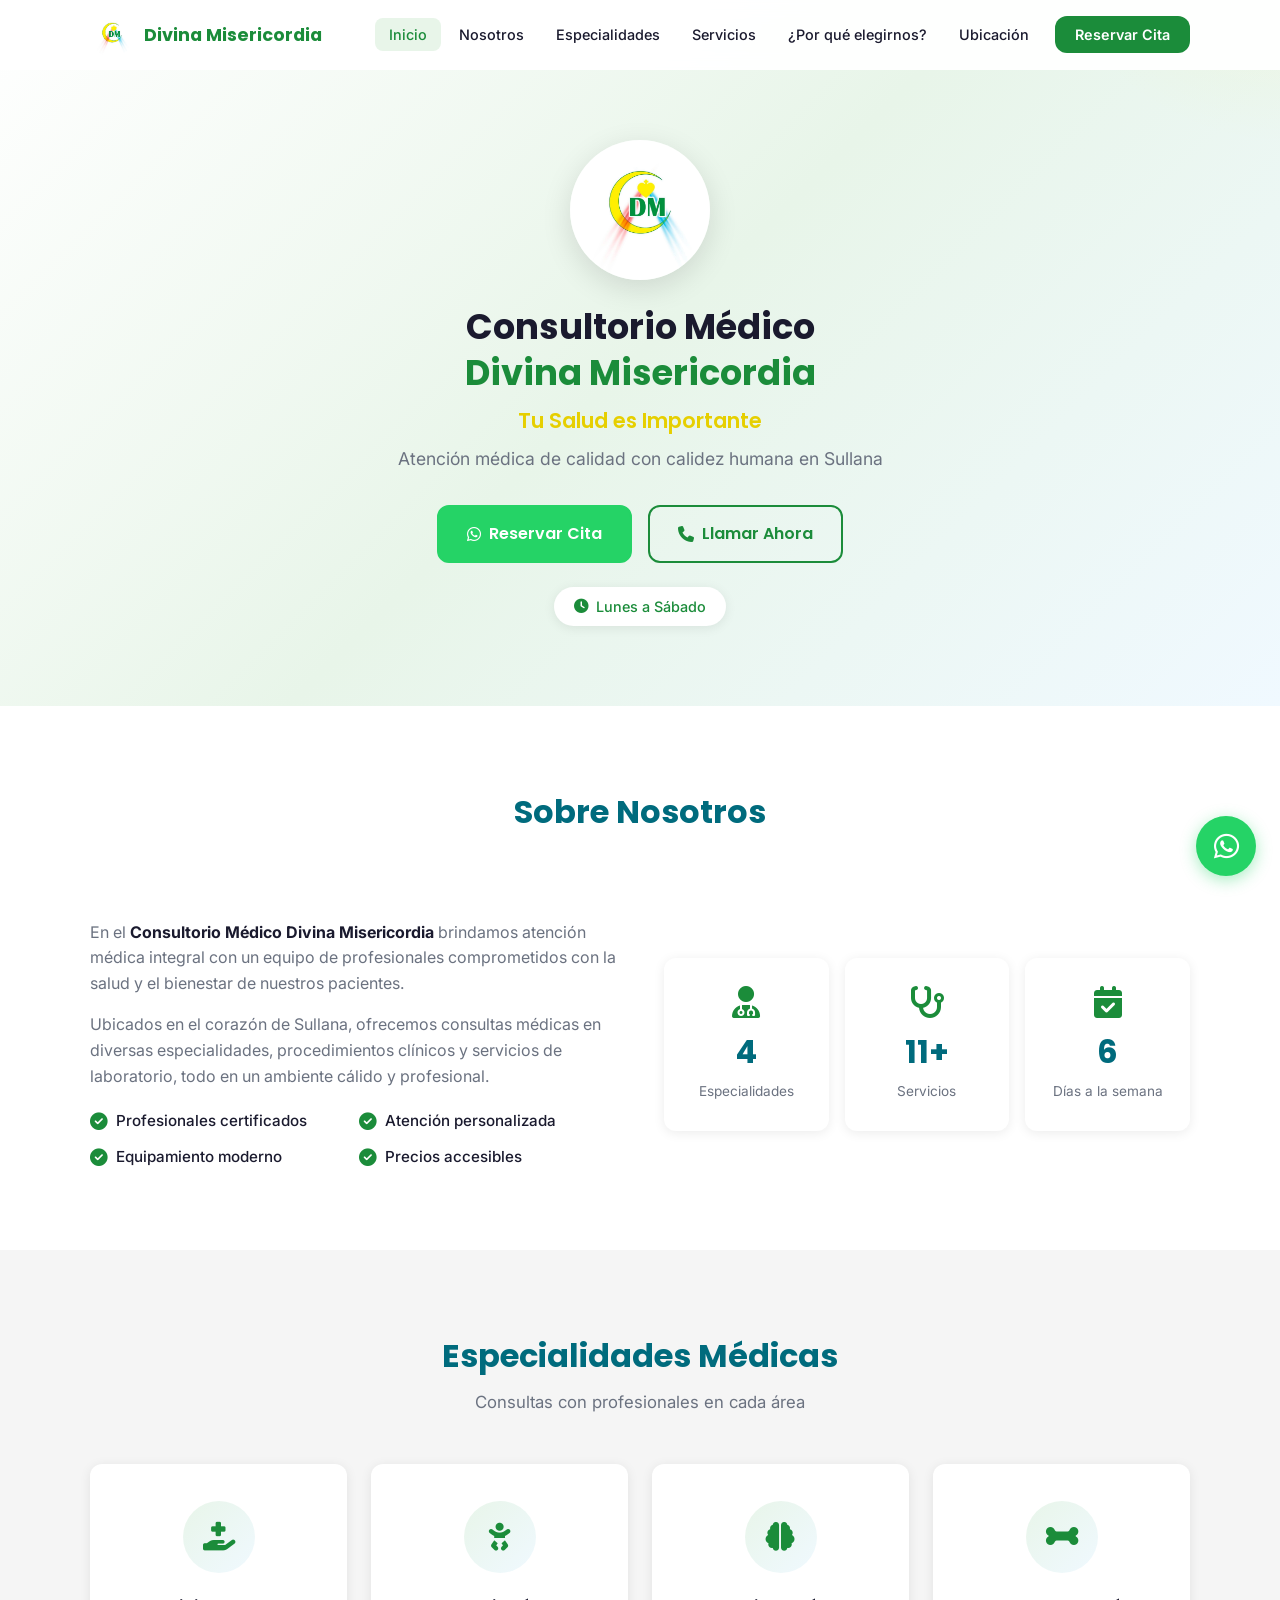
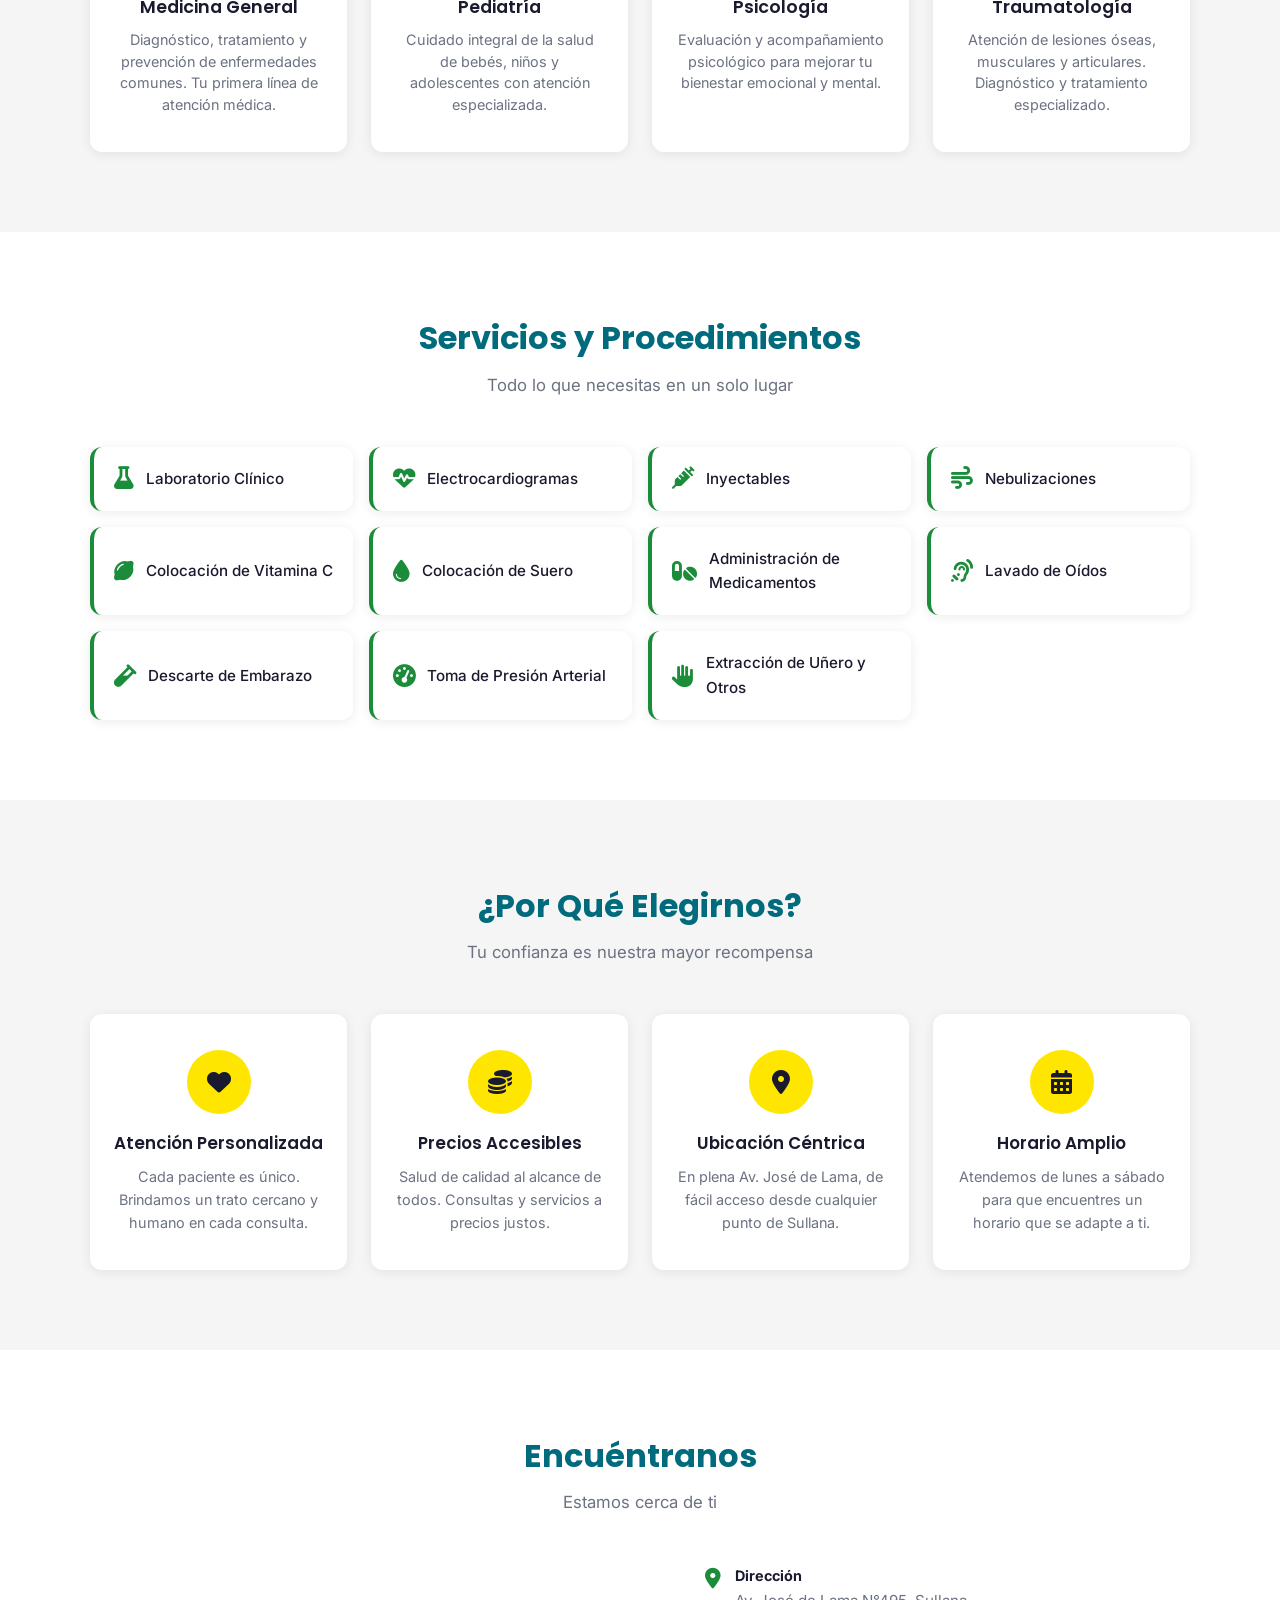
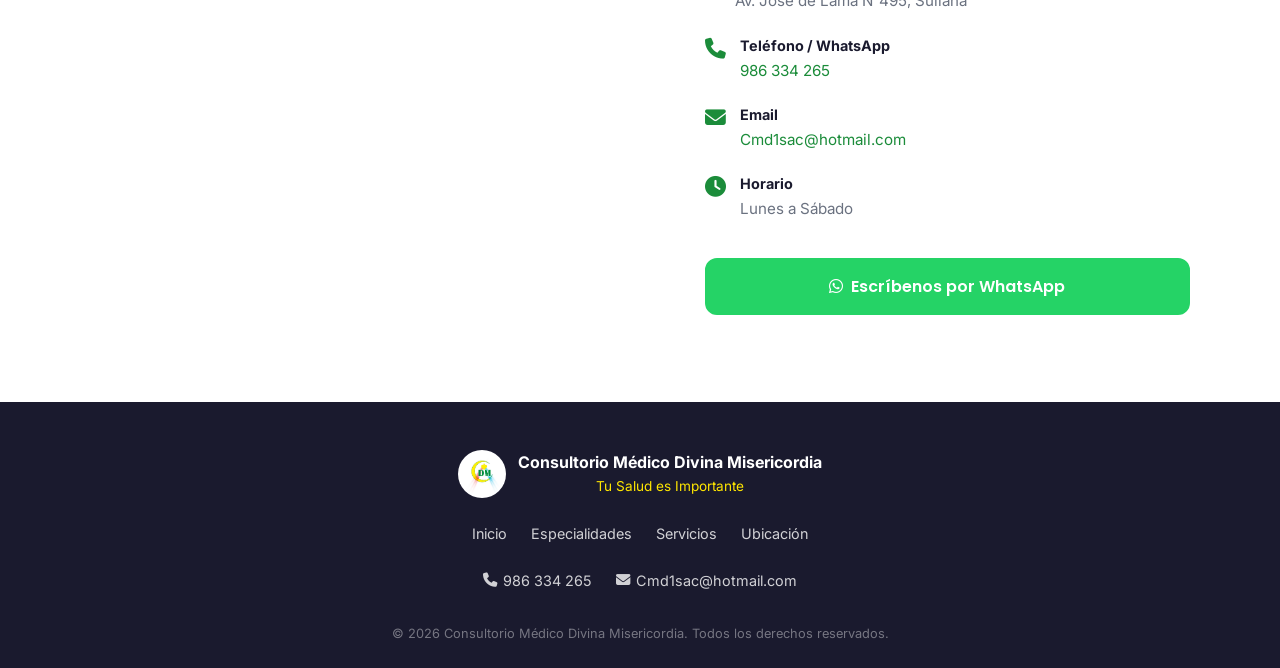
<file: index.html>
<!DOCTYPE html>
<html lang="es">
<head>
    <meta charset="UTF-8">
    <meta name="viewport" content="width=device-width, initial-scale=1.0">
    <title>Consultorio Médico Divina Misericordia | Sullana</title>
    <meta name="description" content="Consultorio Médico Divina Misericordia en Sullana. Medicina General, Pediatría, Psicología, Traumatología, Laboratorio Clínico y más. Tu salud es importante.">
    <meta name="keywords" content="consultorio médico, Sullana, medicina general, pediatría, psicología, traumatología, laboratorio clínico, divina misericordia">
    <meta name="author" content="Consultorio Médico Divina Misericordia">

    <!-- Open Graph -->
    <meta property="og:title" content="Consultorio Médico Divina Misericordia | Sullana">
    <meta property="og:description" content="Tu salud es importante. Consultas médicas, especialidades y servicios de laboratorio en Sullana.">
    <meta property="og:image" content="img/logo.jpg">
    <meta property="og:type" content="website">

    <!-- Favicon -->
    <link rel="icon" type="image/jpeg" href="img/logo.jpg">

    <!-- Google Fonts -->
    <link rel="preconnect" href="https://fonts.googleapis.com">
    <link rel="preconnect" href="https://fonts.gstatic.com" crossorigin>
    <link href="https://fonts.googleapis.com/css2?family=Poppins:wght@400;600;700&family=Inter:wght@400;500&display=swap" rel="stylesheet">

    <!-- Font Awesome -->
    <link rel="stylesheet" href="https://cdnjs.cloudflare.com/ajax/libs/font-awesome/6.5.0/css/all.min.css">

    <!-- Styles -->
    <link rel="stylesheet" href="css/styles.css">

    <!-- Schema.org LocalBusiness -->
    <script type="application/ld+json">
    {
        "@context": "https://schema.org",
        "@type": "MedicalClinic",
        "name": "Consultorio Médico Divina Misericordia",
        "image": "img/logo.jpg",
        "telephone": "+51986334265",
        "email": "Cmd1sac@hotmail.com",
        "address": {
            "@type": "PostalAddress",
            "streetAddress": "Av. José de Lama N°495",
            "addressLocality": "Sullana",
            "addressCountry": "PE"
        },
        "openingHours": "Mo-Sa",
        "medicalSpecialty": ["General Medicine", "Pediatrics", "Psychology", "Traumatology"]
    }
    </script>
</head>
<body>

    <!-- ========== NAVBAR ========== -->
    <nav class="navbar" id="navbar">
        <div class="container navbar__inner">
            <a href="#hero" class="navbar__logo">
                <img src="img/logo.jpg" alt="Logo Divina Misericordia" width="44" height="44">
                <span>Divina Misericordia</span>
            </a>
            <button class="navbar__toggle" id="navToggle" aria-label="Abrir menú">
                <span></span>
                <span></span>
                <span></span>
            </button>
            <ul class="navbar__menu" id="navMenu">
                <li><a href="#hero" class="navbar__link">Inicio</a></li>
                <li><a href="#about" class="navbar__link">Nosotros</a></li>
                <li><a href="#specialties" class="navbar__link">Especialidades</a></li>
                <li><a href="#services" class="navbar__link">Servicios</a></li>
                <li><a href="#why-us" class="navbar__link">¿Por qué elegirnos?</a></li>
                <li><a href="#location" class="navbar__link">Ubicación</a></li>
                <li><a href="https://wa.me/51986334265?text=Hola%2C%20deseo%20reservar%20una%20cita" class="navbar__cta" target="_blank" rel="noopener">Reservar Cita</a></li>
            </ul>
        </div>
    </nav>

    <!-- ========== HERO ========== -->
    <section class="hero" id="hero">
        <div class="container hero__inner">
            <img src="img/logo.jpg" alt="Logo Consultorio Divina Misericordia" class="hero__logo" width="140" height="140">
            <h1 class="hero__title">Consultorio Médico<br><span>Divina Misericordia</span></h1>
            <p class="hero__slogan">Tu Salud es Importante</p>
            <p class="hero__subtitle">Atención médica de calidad con calidez humana en Sullana</p>
            <div class="hero__ctas">
                <a href="https://wa.me/51986334265?text=Hola%2C%20deseo%20reservar%20una%20cita" class="btn btn--whatsapp" target="_blank" rel="noopener">
                    <i class="fa-brands fa-whatsapp"></i> Reservar Cita
                </a>
                <a href="tel:+51986334265" class="btn btn--outline">
                    <i class="fa-solid fa-phone"></i> Llamar Ahora
                </a>
            </div>
            <div class="hero__badge">
                <i class="fa-solid fa-clock"></i> Lunes a Sábado
            </div>
        </div>
    </section>

    <!-- ========== ABOUT ========== -->
    <section class="about section" id="about">
        <div class="container">
            <h2 class="section__title reveal">Sobre Nosotros</h2>
            <p class="section__subtitle reveal">Comprometidos con tu bienestar</p>
            <div class="about__content reveal">
                <div class="about__text">
                    <p>En el <strong>Consultorio Médico Divina Misericordia</strong> brindamos atención médica integral con un equipo de profesionales comprometidos con la salud y el bienestar de nuestros pacientes.</p>
                    <p>Ubicados en el corazón de Sullana, ofrecemos consultas médicas en diversas especialidades, procedimientos clínicos y servicios de laboratorio, todo en un ambiente cálido y profesional.</p>
                    <ul class="about__highlights">
                        <li><i class="fa-solid fa-circle-check"></i> Profesionales certificados</li>
                        <li><i class="fa-solid fa-circle-check"></i> Atención personalizada</li>
                        <li><i class="fa-solid fa-circle-check"></i> Equipamiento moderno</li>
                        <li><i class="fa-solid fa-circle-check"></i> Precios accesibles</li>
                    </ul>
                </div>
                <div class="about__stats">
                    <div class="stat-card">
                        <i class="fa-solid fa-user-doctor"></i>
                        <span class="stat-card__number">4</span>
                        <span class="stat-card__label">Especialidades</span>
                    </div>
                    <div class="stat-card">
                        <i class="fa-solid fa-stethoscope"></i>
                        <span class="stat-card__number">11+</span>
                        <span class="stat-card__label">Servicios</span>
                    </div>
                    <div class="stat-card">
                        <i class="fa-solid fa-calendar-check"></i>
                        <span class="stat-card__number">6</span>
                        <span class="stat-card__label">Días a la semana</span>
                    </div>
                </div>
            </div>
        </div>
    </section>

    <!-- ========== SPECIALTIES ========== -->
    <section class="specialties section section--alt" id="specialties">
        <div class="container">
            <h2 class="section__title reveal">Especialidades Médicas</h2>
            <p class="section__subtitle reveal">Consultas con profesionales en cada área</p>
            <div class="specialties__grid">
                <div class="card reveal">
                    <div class="card__icon">
                        <i class="fa-solid fa-hand-holding-medical"></i>
                    </div>
                    <h3 class="card__title">Medicina General</h3>
                    <p class="card__text">Diagnóstico, tratamiento y prevención de enfermedades comunes. Tu primera línea de atención médica.</p>
                </div>
                <div class="card reveal">
                    <div class="card__icon">
                        <i class="fa-solid fa-baby"></i>
                    </div>
                    <h3 class="card__title">Pediatría</h3>
                    <p class="card__text">Cuidado integral de la salud de bebés, niños y adolescentes con atención especializada.</p>
                </div>
                <div class="card reveal">
                    <div class="card__icon">
                        <i class="fa-solid fa-brain"></i>
                    </div>
                    <h3 class="card__title">Psicología</h3>
                    <p class="card__text">Evaluación y acompañamiento psicológico para mejorar tu bienestar emocional y mental.</p>
                </div>
                <div class="card reveal">
                    <div class="card__icon">
                        <i class="fa-solid fa-bone"></i>
                    </div>
                    <h3 class="card__title">Traumatología</h3>
                    <p class="card__text">Atención de lesiones óseas, musculares y articulares. Diagnóstico y tratamiento especializado.</p>
                </div>
            </div>
        </div>
    </section>

    <!-- ========== SERVICES ========== -->
    <section class="services section" id="services">
        <div class="container">
            <h2 class="section__title reveal">Servicios y Procedimientos</h2>
            <p class="section__subtitle reveal">Todo lo que necesitas en un solo lugar</p>
            <div class="services__grid">
                <div class="service-item reveal">
                    <i class="fa-solid fa-flask"></i>
                    <span>Laboratorio Clínico</span>
                </div>
                <div class="service-item reveal">
                    <i class="fa-solid fa-heart-pulse"></i>
                    <span>Electrocardiogramas</span>
                </div>
                <div class="service-item reveal">
                    <i class="fa-solid fa-syringe"></i>
                    <span>Inyectables</span>
                </div>
                <div class="service-item reveal">
                    <i class="fa-solid fa-wind"></i>
                    <span>Nebulizaciones</span>
                </div>
                <div class="service-item reveal">
                    <i class="fa-solid fa-lemon"></i>
                    <span>Colocación de Vitamina C</span>
                </div>
                <div class="service-item reveal">
                    <i class="fa-solid fa-droplet"></i>
                    <span>Colocación de Suero</span>
                </div>
                <div class="service-item reveal">
                    <i class="fa-solid fa-pills"></i>
                    <span>Administración de Medicamentos</span>
                </div>
                <div class="service-item reveal">
                    <i class="fa-solid fa-ear-listen"></i>
                    <span>Lavado de Oídos</span>
                </div>
                <div class="service-item reveal">
                    <i class="fa-solid fa-vial"></i>
                    <span>Descarte de Embarazo</span>
                </div>
                <div class="service-item reveal">
                    <i class="fa-solid fa-gauge-high"></i>
                    <span>Toma de Presión Arterial</span>
                </div>
                <div class="service-item reveal">
                    <i class="fa-solid fa-hand"></i>
                    <span>Extracción de Uñero y Otros</span>
                </div>
            </div>
        </div>
    </section>

    <!-- ========== WHY US ========== -->
    <section class="why-us section section--alt" id="why-us">
        <div class="container">
            <h2 class="section__title reveal">¿Por Qué Elegirnos?</h2>
            <p class="section__subtitle reveal">Tu confianza es nuestra mayor recompensa</p>
            <div class="why-us__grid">
                <div class="why-card reveal">
                    <div class="why-card__icon">
                        <i class="fa-solid fa-heart"></i>
                    </div>
                    <h3>Atención Personalizada</h3>
                    <p>Cada paciente es único. Brindamos un trato cercano y humano en cada consulta.</p>
                </div>
                <div class="why-card reveal">
                    <div class="why-card__icon">
                        <i class="fa-solid fa-coins"></i>
                    </div>
                    <h3>Precios Accesibles</h3>
                    <p>Salud de calidad al alcance de todos. Consultas y servicios a precios justos.</p>
                </div>
                <div class="why-card reveal">
                    <div class="why-card__icon">
                        <i class="fa-solid fa-location-dot"></i>
                    </div>
                    <h3>Ubicación Céntrica</h3>
                    <p>En plena Av. José de Lama, de fácil acceso desde cualquier punto de Sullana.</p>
                </div>
                <div class="why-card reveal">
                    <div class="why-card__icon">
                        <i class="fa-solid fa-calendar-days"></i>
                    </div>
                    <h3>Horario Amplio</h3>
                    <p>Atendemos de lunes a sábado para que encuentres un horario que se adapte a ti.</p>
                </div>
            </div>
        </div>
    </section>

    <!-- ========== LOCATION ========== -->
    <section class="location section" id="location">
        <div class="container">
            <h2 class="section__title reveal">Encuéntranos</h2>
            <p class="section__subtitle reveal">Estamos cerca de ti</p>
            <div class="location__content reveal">
                <div class="location__map">
                    <iframe
                        src="https://www.google.com/maps?q=-4.896264,-80.687915&z=17&output=embed"
                        width="100%"
                        height="350"
                        style="border:0; border-radius: 12px;"
                        allowfullscreen=""
                        loading="lazy"
                        referrerpolicy="no-referrer-when-downgrade"
                        title="Ubicación Consultorio Divina Misericordia">
                    </iframe>
                </div>
                <div class="location__info">
                    <div class="location__item">
                        <i class="fa-solid fa-location-dot"></i>
                        <div>
                            <strong>Dirección</strong>
                            <p>Av. José de Lama N°495, Sullana</p>
                        </div>
                    </div>
                    <div class="location__item">
                        <i class="fa-solid fa-phone"></i>
                        <div>
                            <strong>Teléfono / WhatsApp</strong>
                            <p><a href="tel:+51986334265">986 334 265</a></p>
                        </div>
                    </div>
                    <div class="location__item">
                        <i class="fa-solid fa-envelope"></i>
                        <div>
                            <strong>Email</strong>
                            <p><a href="mailto:Cmd1sac@hotmail.com">Cmd1sac@hotmail.com</a></p>
                        </div>
                    </div>
                    <div class="location__item">
                        <i class="fa-solid fa-clock"></i>
                        <div>
                            <strong>Horario</strong>
                            <p>Lunes a Sábado</p>
                        </div>
                    </div>
                    <a href="https://wa.me/51986334265?text=Hola%2C%20deseo%20reservar%20una%20cita" class="btn btn--whatsapp btn--block" target="_blank" rel="noopener">
                        <i class="fa-brands fa-whatsapp"></i> Escríbenos por WhatsApp
                    </a>
                </div>
            </div>
        </div>
    </section>

    <!-- ========== FOOTER ========== -->
    <footer class="footer">
        <div class="container footer__inner">
            <div class="footer__brand">
                <img src="img/logo.jpg" alt="Logo Divina Misericordia" width="48" height="48">
                <div>
                    <strong>Consultorio Médico Divina Misericordia</strong>
                    <p>Tu Salud es Importante</p>
                </div>
            </div>
            <div class="footer__links">
                <a href="#hero">Inicio</a>
                <a href="#specialties">Especialidades</a>
                <a href="#services">Servicios</a>
                <a href="#location">Ubicación</a>
            </div>
            <div class="footer__contact">
                <a href="tel:+51986334265"><i class="fa-solid fa-phone"></i> 986 334 265</a>
                <a href="mailto:Cmd1sac@hotmail.com"><i class="fa-solid fa-envelope"></i> Cmd1sac@hotmail.com</a>
            </div>
            <p class="footer__copy">&copy; 2026 Consultorio Médico Divina Misericordia. Todos los derechos reservados.</p>
        </div>
    </footer>

    <!-- ========== WHATSAPP FLOATING BUTTON ========== -->
    <a href="https://wa.me/51986334265?text=Hola%2C%20deseo%20información%20sobre%20los%20servicios" class="whatsapp-float" target="_blank" rel="noopener" aria-label="Contactar por WhatsApp">
        <i class="fa-brands fa-whatsapp"></i>
    </a>

    <script src="js/main.js"></script>
</body>
</html>
</file>
<file: css/styles.css>
/* ============================================
   CONSULTORIO DIVINA MISERICORDIA
   Landing Page — Styles
   ============================================ */

/* ---------- CSS Variables ---------- */
:root {
    --primary: #1B8C3A;
    --primary-dark: #14702E;
    --primary-light: #E8F5E9;
    --accent: #FFE600;
    --accent-dark: #E6CF00;
    --secondary: #006B7D;
    --danger: #E03040;
    --light-blue: #6EC4F0;
    --white: #FFFFFF;
    --dark: #1A1A2E;
    --gray: #F5F5F5;
    --gray-medium: #6B7280;
    --shadow: 0 2px 12px rgba(0, 0, 0, 0.08);
    --shadow-lg: 0 8px 30px rgba(0, 0, 0, 0.12);
    --radius: 12px;
    --radius-sm: 8px;
    --transition: 0.3s ease;
    --font-heading: 'Poppins', sans-serif;
    --font-body: 'Inter', sans-serif;
}

/* ---------- Reset ---------- */
*,
*::before,
*::after {
    margin: 0;
    padding: 0;
    box-sizing: border-box;
}

html {
    scroll-behavior: smooth;
    scroll-padding-top: 80px;
}

body {
    font-family: var(--font-body);
    font-size: 16px;
    line-height: 1.6;
    color: var(--dark);
    background-color: var(--white);
    -webkit-font-smoothing: antialiased;
}

img {
    max-width: 100%;
    height: auto;
    display: block;
}

a {
    text-decoration: none;
    color: inherit;
    transition: color var(--transition);
}

ul {
    list-style: none;
}

/* ---------- Utilities ---------- */
.container {
    width: 100%;
    max-width: 1140px;
    margin: 0 auto;
    padding: 0 20px;
}

.section {
    padding: 80px 0;
}

.section--alt {
    background-color: var(--gray);
}

.section__title {
    font-family: var(--font-heading);
    font-size: 2rem;
    font-weight: 700;
    color: var(--secondary);
    text-align: center;
    margin-bottom: 8px;
}

.section__subtitle {
    font-size: 1.05rem;
    color: var(--gray-medium);
    text-align: center;
    margin-bottom: 48px;
}

/* ---------- Buttons ---------- */
.btn {
    display: inline-flex;
    align-items: center;
    gap: 8px;
    padding: 14px 28px;
    font-family: var(--font-heading);
    font-size: 1rem;
    font-weight: 600;
    border-radius: var(--radius);
    border: 2px solid transparent;
    cursor: pointer;
    transition: all var(--transition);
}

.btn--whatsapp {
    background-color: #25D366;
    color: var(--white);
    border-color: #25D366;
}

.btn--whatsapp:hover {
    background-color: #1EBE5A;
    border-color: #1EBE5A;
    transform: translateY(-2px);
    box-shadow: var(--shadow-lg);
}

.btn--outline {
    background-color: transparent;
    color: var(--primary);
    border-color: var(--primary);
}

.btn--outline:hover {
    background-color: var(--primary);
    color: var(--white);
    transform: translateY(-2px);
}

.btn--block {
    width: 100%;
    justify-content: center;
    margin-top: 16px;
}

/* ========== NAVBAR ========== */
.navbar {
    position: fixed;
    top: 0;
    left: 0;
    width: 100%;
    z-index: 1000;
    background: rgba(255, 255, 255, 0.95);
    backdrop-filter: blur(10px);
    -webkit-backdrop-filter: blur(10px);
    transition: box-shadow var(--transition);
}

.navbar--scrolled {
    box-shadow: var(--shadow);
}

.navbar__inner {
    display: flex;
    align-items: center;
    justify-content: space-between;
    height: 70px;
}

.navbar__logo {
    display: flex;
    align-items: center;
    gap: 10px;
    font-family: var(--font-heading);
    font-weight: 700;
    font-size: 1.1rem;
    color: var(--primary);
}

.navbar__logo img {
    border-radius: 50%;
}

.navbar__menu {
    display: flex;
    align-items: center;
    gap: 4px;
}

.navbar__link {
    padding: 8px 14px;
    font-size: 0.9rem;
    font-weight: 500;
    color: var(--dark);
    border-radius: var(--radius-sm);
    transition: all var(--transition);
}

.navbar__link:hover {
    color: var(--primary);
    background-color: var(--primary-light);
}

.navbar__cta {
    padding: 10px 20px;
    font-size: 0.9rem;
    font-weight: 600;
    color: var(--white);
    background-color: var(--primary);
    border-radius: var(--radius);
    margin-left: 8px;
    transition: all var(--transition);
}

.navbar__cta:hover {
    background-color: var(--primary-dark);
    transform: translateY(-1px);
}

.navbar__toggle {
    display: none;
    flex-direction: column;
    gap: 5px;
    background: none;
    border: none;
    cursor: pointer;
    padding: 4px;
}

.navbar__toggle span {
    display: block;
    width: 26px;
    height: 3px;
    background-color: var(--dark);
    border-radius: 2px;
    transition: all var(--transition);
}

/* ========== HERO ========== */
.hero {
    padding: 140px 0 80px;
    background: linear-gradient(135deg, var(--white) 0%, var(--primary-light) 50%, #F0F9FF 100%);
    text-align: center;
    position: relative;
    overflow: hidden;
}

.hero::before {
    content: '';
    position: absolute;
    top: -50%;
    right: -20%;
    width: 500px;
    height: 500px;
    background: radial-gradient(circle, rgba(255, 230, 0, 0.1) 0%, transparent 70%);
    border-radius: 50%;
}

.hero__inner {
    position: relative;
    z-index: 1;
}

.hero__logo {
    margin: 0 auto 24px;
    border-radius: 50%;
    box-shadow: var(--shadow-lg);
}

.hero__title {
    font-family: var(--font-heading);
    font-size: 2.2rem;
    font-weight: 700;
    color: var(--dark);
    line-height: 1.3;
    margin-bottom: 8px;
}

.hero__title span {
    color: var(--primary);
}

.hero__slogan {
    font-family: var(--font-heading);
    font-size: 1.3rem;
    font-weight: 600;
    color: var(--accent-dark);
    margin-bottom: 8px;
}

.hero__subtitle {
    font-size: 1.1rem;
    color: var(--gray-medium);
    margin-bottom: 32px;
    max-width: 500px;
    margin-left: auto;
    margin-right: auto;
}

.hero__ctas {
    display: flex;
    gap: 16px;
    justify-content: center;
    flex-wrap: wrap;
    margin-bottom: 24px;
}

.hero__badge {
    display: inline-flex;
    align-items: center;
    gap: 8px;
    padding: 8px 20px;
    font-size: 0.9rem;
    font-weight: 500;
    color: var(--primary);
    background-color: var(--white);
    border-radius: 50px;
    box-shadow: var(--shadow);
}

/* ========== ABOUT ========== */
.about__content {
    display: grid;
    grid-template-columns: 1fr 1fr;
    gap: 48px;
    align-items: center;
}

.about__text p {
    margin-bottom: 16px;
    color: var(--gray-medium);
}

.about__text strong {
    color: var(--dark);
}

.about__highlights {
    display: grid;
    grid-template-columns: 1fr 1fr;
    gap: 12px;
    margin-top: 20px;
}

.about__highlights li {
    display: flex;
    align-items: center;
    gap: 8px;
    font-weight: 500;
    font-size: 0.95rem;
}

.about__highlights i {
    color: var(--primary);
    font-size: 1.1rem;
}

.about__stats {
    display: grid;
    grid-template-columns: repeat(3, 1fr);
    gap: 16px;
}

.stat-card {
    text-align: center;
    padding: 28px 16px;
    background: var(--white);
    border-radius: var(--radius);
    box-shadow: var(--shadow);
    transition: transform var(--transition);
}

.stat-card:hover {
    transform: translateY(-4px);
}

.stat-card i {
    font-size: 2rem;
    color: var(--primary);
    margin-bottom: 8px;
}

.stat-card__number {
    display: block;
    font-family: var(--font-heading);
    font-size: 2rem;
    font-weight: 700;
    color: var(--secondary);
}

.stat-card__label {
    font-size: 0.85rem;
    color: var(--gray-medium);
}

/* ========== SPECIALTIES ========== */
.specialties__grid {
    display: grid;
    grid-template-columns: repeat(4, 1fr);
    gap: 24px;
}

.card {
    background-color: var(--white);
    border-radius: var(--radius);
    padding: 36px 24px;
    text-align: center;
    box-shadow: var(--shadow);
    transition: all var(--transition);
    border: 1px solid transparent;
}

.card:hover {
    transform: translateY(-6px);
    box-shadow: var(--shadow-lg);
    border-color: var(--primary-light);
}

.card__icon {
    width: 72px;
    height: 72px;
    margin: 0 auto 20px;
    display: flex;
    align-items: center;
    justify-content: center;
    background: linear-gradient(135deg, var(--primary-light), #F0F9FF);
    border-radius: 50%;
    font-size: 1.8rem;
    color: var(--primary);
    transition: all var(--transition);
}

.card:hover .card__icon {
    background: var(--primary);
    color: var(--white);
}

.card__title {
    font-family: var(--font-heading);
    font-size: 1.1rem;
    font-weight: 600;
    color: var(--dark);
    margin-bottom: 8px;
}

.card__text {
    font-size: 0.9rem;
    color: var(--gray-medium);
    line-height: 1.5;
}

/* ========== SERVICES ========== */
.services__grid {
    display: grid;
    grid-template-columns: repeat(4, 1fr);
    gap: 16px;
}

.service-item {
    display: flex;
    align-items: center;
    gap: 12px;
    padding: 20px;
    background-color: var(--white);
    border-radius: var(--radius);
    box-shadow: var(--shadow);
    transition: all var(--transition);
    border-left: 4px solid var(--primary);
}

.service-item:hover {
    transform: translateX(4px);
    border-left-color: var(--accent);
    box-shadow: var(--shadow-lg);
}

.service-item i {
    font-size: 1.4rem;
    color: var(--primary);
    flex-shrink: 0;
}

.service-item span {
    font-weight: 500;
    font-size: 0.95rem;
}

/* ========== WHY US ========== */
.why-us__grid {
    display: grid;
    grid-template-columns: repeat(4, 1fr);
    gap: 24px;
}

.why-card {
    text-align: center;
    padding: 36px 24px;
    background: var(--white);
    border-radius: var(--radius);
    box-shadow: var(--shadow);
    transition: all var(--transition);
}

.why-card:hover {
    transform: translateY(-4px);
    box-shadow: var(--shadow-lg);
}

.why-card__icon {
    width: 64px;
    height: 64px;
    margin: 0 auto 16px;
    display: flex;
    align-items: center;
    justify-content: center;
    background: var(--accent);
    border-radius: 50%;
    font-size: 1.5rem;
    color: var(--dark);
}

.why-card h3 {
    font-family: var(--font-heading);
    font-size: 1.05rem;
    font-weight: 600;
    margin-bottom: 8px;
    color: var(--dark);
}

.why-card p {
    font-size: 0.9rem;
    color: var(--gray-medium);
}

/* ========== LOCATION ========== */
.location__content {
    display: grid;
    grid-template-columns: 1.2fr 1fr;
    gap: 32px;
    align-items: start;
}

.location__info {
    display: flex;
    flex-direction: column;
    gap: 20px;
}

.location__item {
    display: flex;
    align-items: flex-start;
    gap: 14px;
}

.location__item i {
    font-size: 1.3rem;
    color: var(--primary);
    margin-top: 4px;
    flex-shrink: 0;
}

.location__item strong {
    display: block;
    font-size: 0.9rem;
    color: var(--dark);
    margin-bottom: 2px;
}

.location__item p {
    font-size: 0.95rem;
    color: var(--gray-medium);
}

.location__item a {
    color: var(--primary);
}

.location__item a:hover {
    text-decoration: underline;
}

/* ========== FOOTER ========== */
.footer {
    background-color: var(--dark);
    color: rgba(255, 255, 255, 0.8);
    padding: 48px 0 24px;
}

.footer__inner {
    display: flex;
    flex-direction: column;
    align-items: center;
    gap: 24px;
    text-align: center;
}

.footer__brand {
    display: flex;
    align-items: center;
    gap: 12px;
}

.footer__brand img {
    border-radius: 50%;
}

.footer__brand strong {
    color: var(--white);
    font-size: 1rem;
}

.footer__brand p {
    font-size: 0.85rem;
    color: var(--accent);
}

.footer__links {
    display: flex;
    gap: 24px;
    flex-wrap: wrap;
    justify-content: center;
}

.footer__links a {
    font-size: 0.9rem;
    transition: color var(--transition);
}

.footer__links a:hover {
    color: var(--accent);
}

.footer__contact {
    display: flex;
    gap: 24px;
    flex-wrap: wrap;
    justify-content: center;
}

.footer__contact a {
    display: flex;
    align-items: center;
    gap: 6px;
    font-size: 0.9rem;
}

.footer__contact a:hover {
    color: var(--accent);
}

.footer__copy {
    font-size: 0.8rem;
    color: rgba(255, 255, 255, 0.4);
    margin-top: 8px;
}

/* ========== WHATSAPP FLOAT ========== */
.whatsapp-float {
    position: fixed;
    bottom: 24px;
    right: 24px;
    z-index: 999;
    width: 60px;
    height: 60px;
    display: flex;
    align-items: center;
    justify-content: center;
    background-color: #25D366;
    color: var(--white);
    font-size: 1.8rem;
    border-radius: 50%;
    box-shadow: 0 4px 16px rgba(37, 211, 102, 0.4);
    transition: all var(--transition);
    animation: pulse-wa 2s infinite;
}

.whatsapp-float:hover {
    transform: scale(1.1);
    box-shadow: 0 6px 24px rgba(37, 211, 102, 0.5);
}

@keyframes pulse-wa {
    0% { box-shadow: 0 4px 16px rgba(37, 211, 102, 0.4); }
    50% { box-shadow: 0 4px 24px rgba(37, 211, 102, 0.6); }
    100% { box-shadow: 0 4px 16px rgba(37, 211, 102, 0.4); }
}

/* ========== SCROLL REVEAL ========== */
.reveal {
    opacity: 0;
    transform: translateY(30px);
    transition: opacity 0.6s ease, transform 0.6s ease;
}

.reveal--visible {
    opacity: 1;
    transform: translateY(0);
}

/* ========== RESPONSIVE ========== */

/* Tablet */
@media (max-width: 1024px) {
    .specialties__grid,
    .why-us__grid {
        grid-template-columns: repeat(2, 1fr);
    }

    .services__grid {
        grid-template-columns: repeat(2, 1fr);
    }

    .about__content {
        grid-template-columns: 1fr;
        gap: 32px;
    }

    .about__stats {
        grid-template-columns: repeat(3, 1fr);
    }

    .location__content {
        grid-template-columns: 1fr;
    }
}

/* Mobile */
@media (max-width: 768px) {
    .section {
        padding: 60px 0;
    }

    .section__title {
        font-size: 1.6rem;
    }

    .section__subtitle {
        margin-bottom: 32px;
    }

    /* Navbar mobile */
    .navbar__toggle {
        display: flex;
    }

    .navbar__menu {
        position: fixed;
        top: 70px;
        left: 0;
        width: 100%;
        flex-direction: column;
        background: var(--white);
        padding: 16px 20px;
        box-shadow: var(--shadow-lg);
        gap: 4px;
        transform: translateY(-120%);
        opacity: 0;
        transition: all 0.35s ease;
        pointer-events: none;
    }

    .navbar__menu--open {
        transform: translateY(0);
        opacity: 1;
        pointer-events: all;
    }

    .navbar__link {
        width: 100%;
        padding: 12px 16px;
    }

    .navbar__cta {
        margin-left: 0;
        margin-top: 8px;
        text-align: center;
        display: block;
    }

    /* Toggle animation */
    .navbar__toggle--active span:nth-child(1) {
        transform: rotate(45deg) translate(5px, 5px);
    }

    .navbar__toggle--active span:nth-child(2) {
        opacity: 0;
    }

    .navbar__toggle--active span:nth-child(3) {
        transform: rotate(-45deg) translate(6px, -6px);
    }

    /* Hero mobile */
    .hero {
        padding: 120px 0 60px;
    }

    .hero__title {
        font-size: 1.7rem;
    }

    .hero__slogan {
        font-size: 1.1rem;
    }

    .hero__logo {
        width: 100px;
        height: 100px;
    }

    .hero__ctas {
        flex-direction: column;
        align-items: center;
    }

    .hero__ctas .btn {
        width: 100%;
        max-width: 300px;
        justify-content: center;
    }

    /* About mobile */
    .about__highlights {
        grid-template-columns: 1fr;
    }

    /* Services mobile */
    .services__grid {
        grid-template-columns: 1fr;
    }

    /* Specialties & Why us mobile */
    .specialties__grid,
    .why-us__grid {
        grid-template-columns: 1fr;
    }
}

/* Small mobile */
@media (max-width: 480px) {
    .about__stats {
        grid-template-columns: 1fr;
    }

    .hero__title {
        font-size: 1.5rem;
    }
}
</file>
